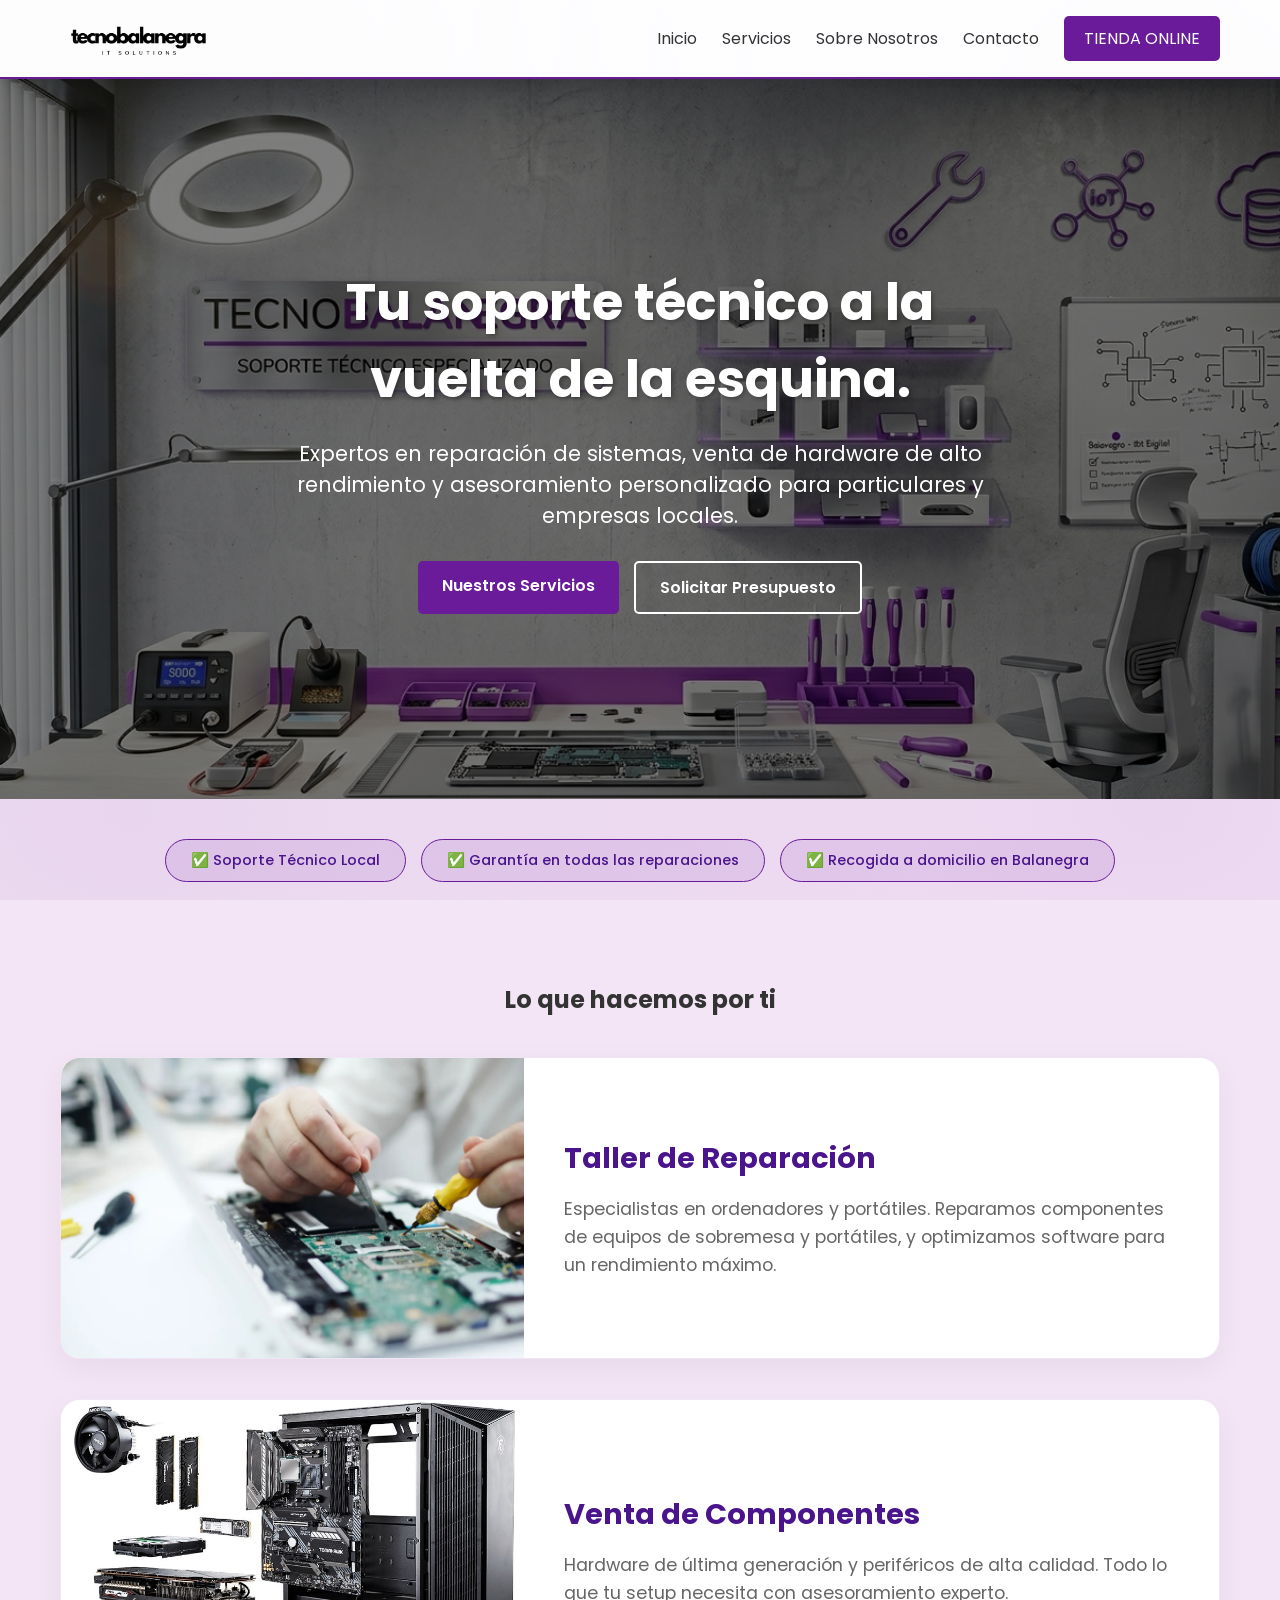
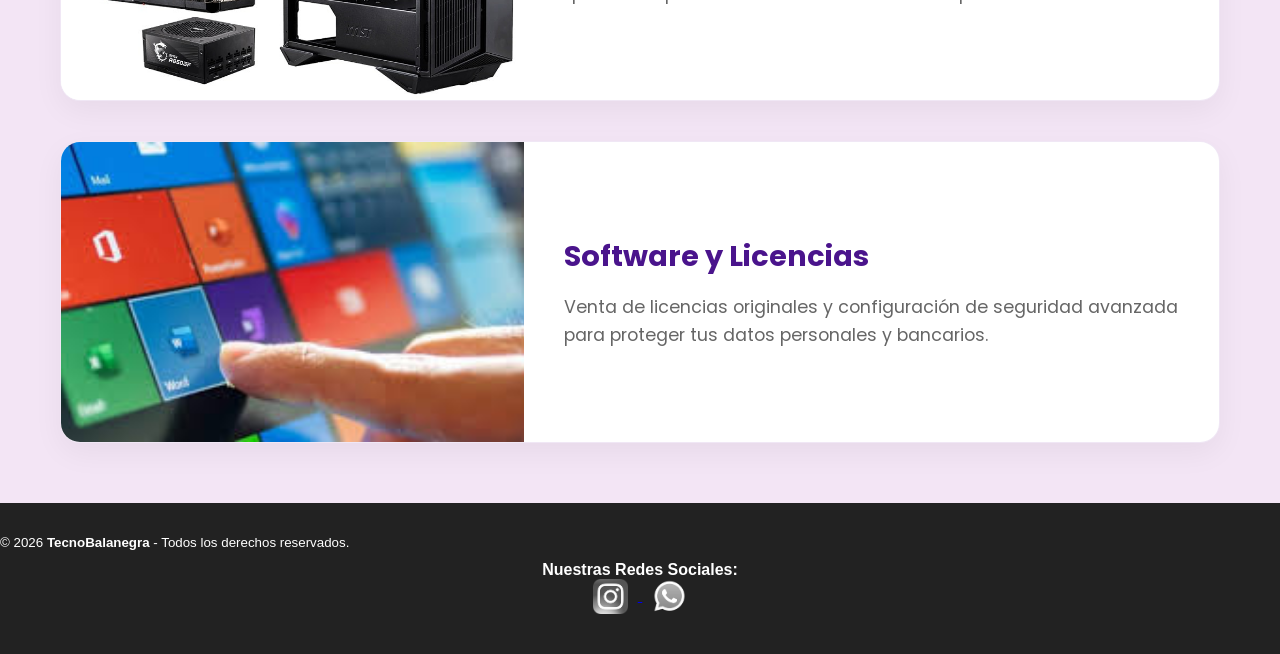
<file: index.html>
<!DOCTYPE html>
<html lang="es">
<head>
    <meta charset="UTF-8">
    <meta name="viewport" content="width=device-width, initial-scale=1.0">
    <title>TecnoBalanegra | Expertos en Tecnología</title>
    <link rel="icon" type="image/png" href="recursos-imagenes/tecnobalanegra_logo2.png">
    <link href="https://fonts.googleapis.com/css2?family=Poppins:wght@300;400;600;700&display=swap" rel="stylesheet">
    <link rel="stylesheet" href="styles.css">
</head>
<body>

    <header>
        <div class="contenedor-nav">
            <div class="logo-container">
                <a href="index.html">
                    <img src="recursos-imagenes/tecnobalanegra_logo.png" alt="TecnoBalanegra Logo" class="logo-img">
                </a>
            </div>

            <nav>
                <a href="#inicio">Inicio</a>
                <a href="servicios.html">Servicios</a>
                <a href="nosotros.html">Sobre Nosotros</a>
                <a href="contacto.html">Contacto</a>
                <a href="tienda.html" class="boton-tienda">TIENDA ONLINE</a>
            </nav>
        </div>
    </header>

    <main>
        <section id="inicio" class="hero">
            <div class="overlay"></div>
            <div class="hero-contenido">
                <h2>Tu soporte técnico a la vuelta de la esquina.</h2>
                <p>Expertos en reparación de sistemas, venta de hardware de alto rendimiento y asesoramiento personalizado para particulares y empresas locales.</p>
                <div class="botones-hero">
                    <a href="servicios.html" class="btn-primario">Nuestros Servicios</a>
                    <a href="contacto.html" class="btn-secundario">Solicitar Presupuesto</a>
                </div>
            </div>
        </section>

        <section class="banner-confianza">
            <div class="contenedor-pills">
                <span class="pill">✅ Soporte Técnico Local</span>
                <span class="pill">✅ Garantía en todas las reparaciones</span>
                <span class="pill">✅ Recogida a domicilio en Balanegra</span>
            </div>
        </section>

        <section id="servicios" class="contenedor-servicios">
            <h2 class="titulo-seccion">Lo que hacemos por ti</h2>
            
            <div class="grid-servicios-pro">
                
                <article class="servicio-card">
                    <div class="imagen-placeholder">
                        <img src="recursos-imagenes/taller-reparacion.png" alt="Taller de reparación">
                    </div>
                    <div class="servicio-info">
                        <h4>Taller de Reparación</h4>
                        <p>Especialistas en ordenadores y portátiles. Reparamos componentes de equipos de sobremesa y portátiles, y optimizamos software para un rendimiento máximo.</p>
                    </div>
                </article>

                <article class="servicio-card">
                    <div class="imagen-placeholder">
                        <img src="recursos-imagenes/venta-componentes.jpg" alt="Venta de componentes">
                    </div>
                    <div class="servicio-info">
                        <h4>Venta de Componentes</h4>
                        <p>Hardware de última generación y periféricos de alta calidad. Todo lo que tu setup necesita con asesoramiento experto.</p>
                    </div>
                </article>

                <article class="servicio-card">
                    <div class="imagen-placeholder">
                        <img src="recursos-imagenes/licencias.jpg" alt="Software y licencias">
                    </div>
                    <div class="servicio-info">
                        <h4>Software y Licencias</h4>
                        <p>Venta de licencias originales y configuración de seguridad avanzada para proteger tus datos personales y bancarios.</p>
                    </div>
                </article>

            </div>
        </section>
    </main>

    <footer>
        <p><small>&copy; 2026 <strong>TecnoBalanegra</strong> - Todos los derechos reservados.</small></p>
        
        <div class="footer-section">
            <h4>Nuestras Redes Sociales:</h4>
            <div class="social-links">
                <a href="https://instagram.com" target="_blank">
                    <img src="recursos-imagenes/Instagram.png" alt="Instagram" class="social-icon">
                </a>
                <a href="https://wa.me/34600000000" target="_blank">
                    <img src="recursos-imagenes/WhatsApp.png" alt="WhatsApp" class="social-icon">
                </a>
            </div>
        </div>
    </footer>

</body>
</html>
</file>
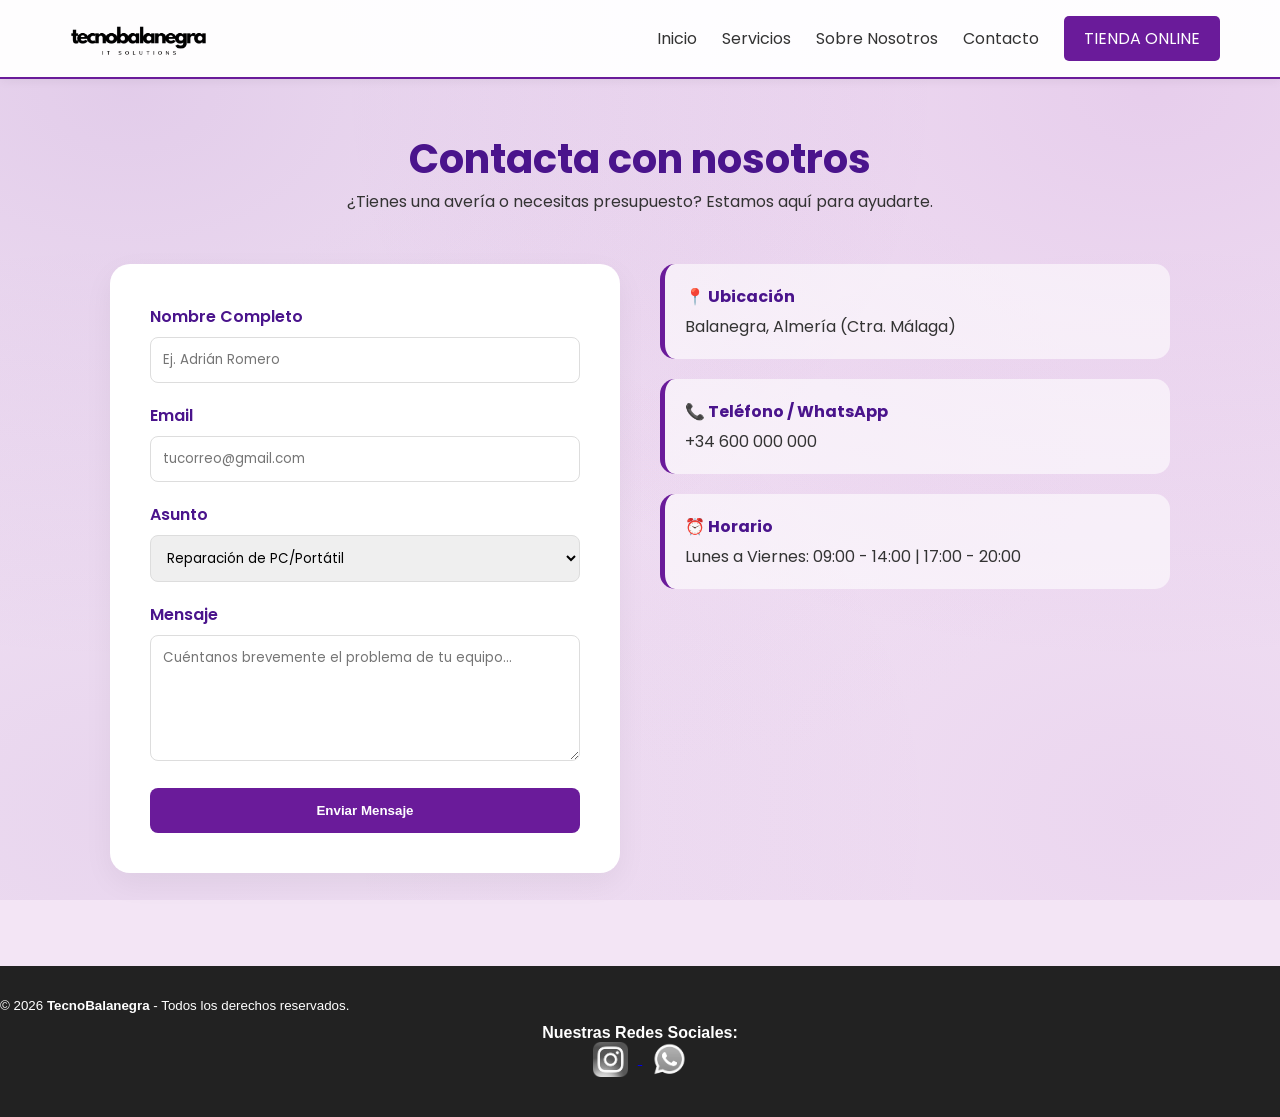
<file: contacto.html>
<!DOCTYPE html>
<html lang="es">
<head>
    <meta charset="UTF-8">
    <meta name="viewport" content="width=device-width, initial-scale=1.0">
    <title>Contacto | TecnoBalanegra</title>
    <link href="https://fonts.googleapis.com/css2?family=Poppins:wght@300;400;600;700&display=swap" rel="stylesheet">
    <link rel="stylesheet" href="styles.css">
</head>
<body>

    <header>
        <div class="contenedor-nav">
            <div class="logo-container">
                <a href="index.html">
                    <img src="recursos-imagenes/tecnobalanegra_logo.png" alt="TecnoBalanegra Logo" class="logo-img">
                </a>
            </div>
            <nav>
                <a href="index.html">Inicio</a>
                <a href="index.html#servicios">Servicios</a>
                <a href="nosotros.html">Sobre Nosotros</a>
                <a href="contacto.html" class="active">Contacto</a>
                <a href="tienda.html" class="boton-tienda">TIENDA ONLINE</a>
            </nav>
        </div>
    </header>

    <main class="contenedor-contacto">
        <section class="contacto-header">
            <h1>Contacta con nosotros</h1>
            <p>¿Tienes una avería o necesitas presupuesto? Estamos aquí para ayudarte.</p>
        </section>

        <div class="contacto-grid">
            <div class="formulario-container">
                <form id="formContacto" class="form-pro">
                    <div class="grupo-input">
                        <label>Nombre Completo</label>
                        <input type="text" placeholder="Ej. Adrián Romero" required>
                    </div>
                    <div class="grupo-input">
                        <label>Email</label>
                        <input type="email" placeholder="tucorreo@gmail.com" required>
                    </div>
                    <div class="grupo-input">
                        <label>Asunto</label>
                        <select>
                            <option>Reparación de PC/Portátil</option>
                            <option>Presupuesto Componentes</option>
                            <option>Licencias de Software</option>
                            <option>Otros</option>
                        </select>
                    </div>
                    <div class="grupo-input">
                        <label>Mensaje</label>
                        <textarea rows="5" placeholder="Cuéntanos brevemente el problema de tu equipo..."></textarea>
                    </div>
                    <button type="submit" class="btn-enviar-contacto">Enviar Mensaje</button>
                </form>
            </div>

            <div class="info-contacto">
                <div class="info-card">
                    <h4>📍 Ubicación</h4>
                    <p>Balanegra, Almería (Ctra. Málaga)</p>
                </div>
                <div class="info-card">
                    <h4>📞 Teléfono / WhatsApp</h4>
                    <p>+34 600 000 000</p>
                </div>
                <div class="info-card">
                    <h4>⏰ Horario</h4>
                    <p>Lunes a Viernes: 09:00 - 14:00 | 17:00 - 20:00</p>
                </div>
                
                <div class="mapa-contenedor">
                    <iframe 
                        src="https://www.google.com/maps/embed?pb=!1m18!1m12!1m3!1d288905.6480990457!2d-2.958773344692224!3d36.86673938230751!2m3!1f0!2f0!3f0!3m2!1i1024!2i768!4f13.1!3m3!1m2!1s0xd7045320bd48ebb%3A0x3e8f5b37186a8bd3!2zQ2Fyci4gZGUgTcOhbGFnYSwgQWxtZXLDrWE!5e0!3m2!1ses!2ses!4v1777840524488!5m2!1ses!2ses"
                        width="100%" 
                        height="300" 
                        style="border:0;" 
                        allowfullscreen="" 
                        loading="lazy" 
                        referrerpolicy="no-referrer-when-downgrade">
                    </iframe>
                </div>
            </div>
        </div>
    </main>

    <footer>
        <p><small>&copy; 2026 <strong>TecnoBalanegra</strong> - Todos los derechos reservados.</small></p>
        
        <div class="footer-section">
            <h4>Nuestras Redes Sociales:</h4>
            <div class="social-links">
                <a href="https://instagram.com" target="_blank">
                    <img src="recursos-imagenes/Instagram.png" alt="Instagram" class="social-icon">
                </a>
                <a href="https://wa.me/34600000000" target="_blank">
                    <img src="recursos-imagenes/WhatsApp.png" alt="WhatsApp" class="social-icon">
                </a>
            </div>
        </div>
    </footer>

</body>
</html>
</file>
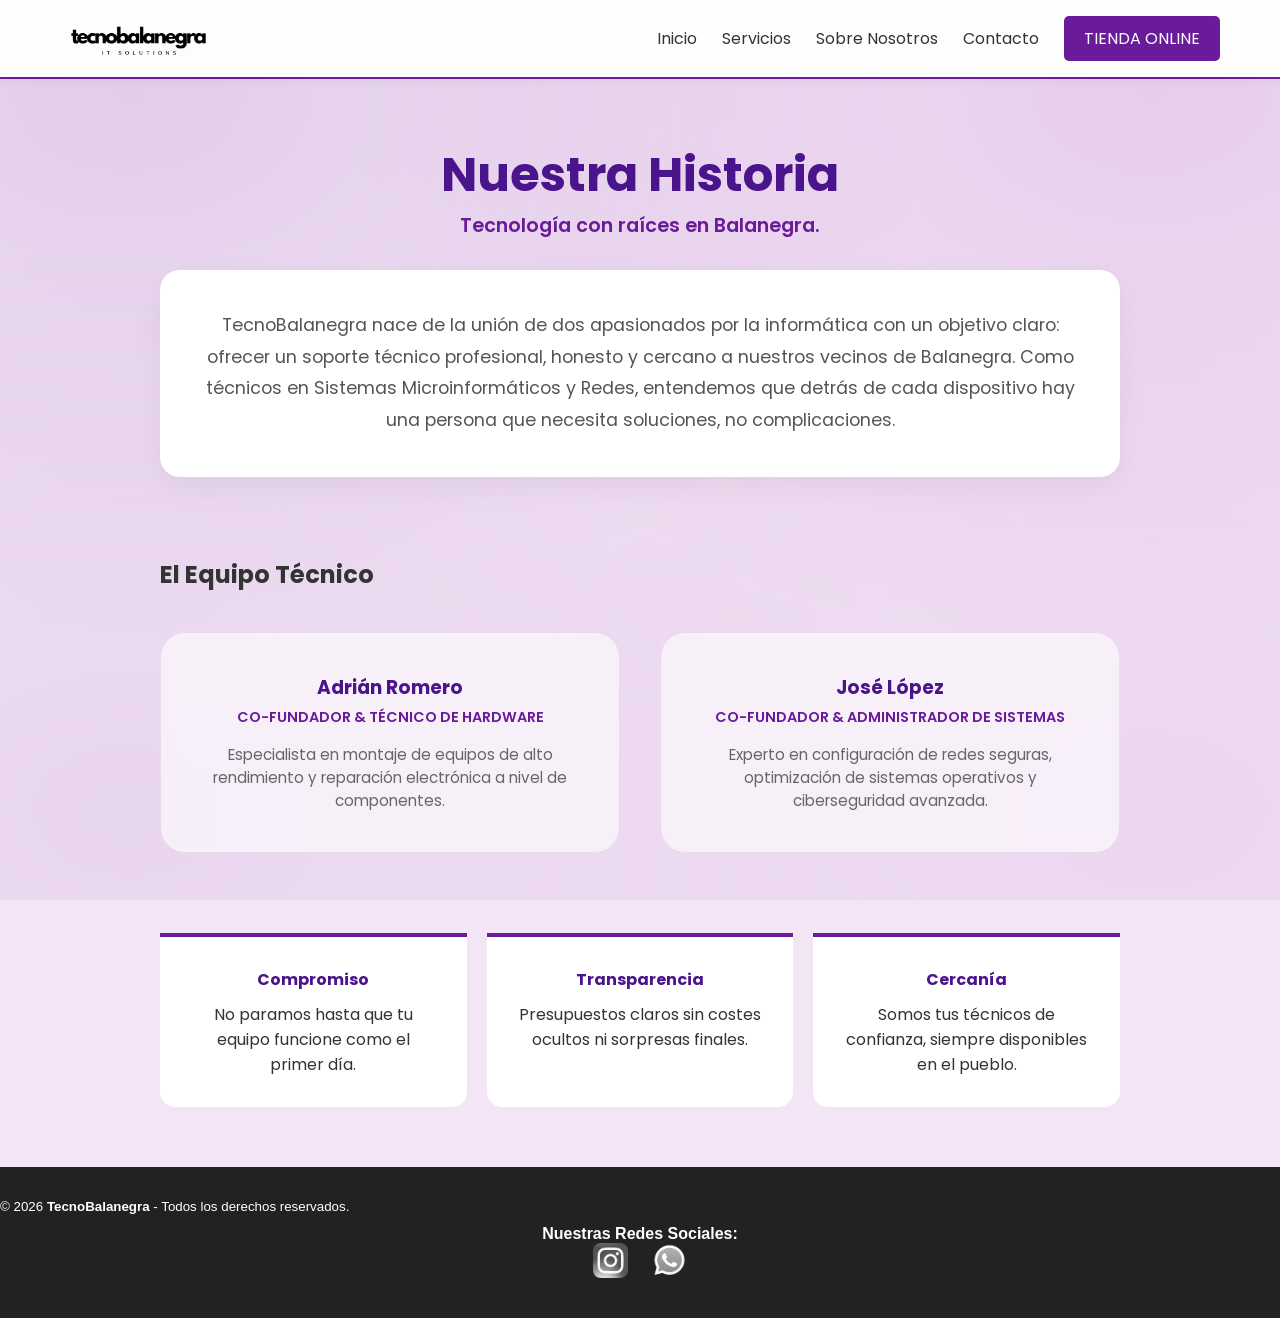
<file: nosotros.html>
<!DOCTYPE html>
<html lang="es">
<head>
    <meta charset="UTF-8">
    <meta name="viewport" content="width=device-width, initial-scale=1.0">
    <title>Sobre Nosotros | TecnoBalanegra</title>
    <link href="https://fonts.googleapis.com/css2?family=Poppins:wght@300;400;600;700&display=swap" rel="stylesheet">
    <link rel="stylesheet" href="styles.css">
</head>
<body>

    <header>
        <div class="contenedor-nav">
            <div class="logo-container">
                <a href="index.html">
                    <img src="recursos-imagenes/tecnobalanegra_logo.png" alt="TecnoBalanegra Logo" class="logo-img">
                </a>
            </div>
            <nav>
                <a href="index.html">Inicio</a>
                <a href="servicios.html">Servicios</a>
                <a href="nosotros.html" class="active">Sobre Nosotros</a>
                <a href="contacto.html">Contacto</a>
                <a href="tienda.html" class="boton-tienda">TIENDA ONLINE</a>
            </nav>
        </div>
    </header>

    <main class="contenedor-nosotros">
        <section class="nosotros-hero">
            <h1>Nuestra Historia</h1>
            <p class="subtitulo">Tecnología con raíces en Balanegra.</p>
            <div class="historia-texto">
                <p>TecnoBalanegra nace de la unión de dos apasionados por la informática con un objetivo claro: ofrecer un soporte técnico profesional, honesto y cercano a nuestros vecinos de Balanegra. Como técnicos en Sistemas Microinformáticos y Redes, entendemos que detrás de cada dispositivo hay una persona que necesita soluciones, no complicaciones.</p>
            </div>
        </section>

        <section class="equipo-seccion">
            <h2 class="titulo-seccion">El Equipo Técnico</h2>
            <div class="equipo-grid">
                
                <article class="persona-card">
                    <h3>Adrián Romero</h3>
                    <p class="rol">Co-fundador & Técnico de Hardware</p>
                    <p class="bio">Especialista en montaje de equipos de alto rendimiento y reparación electrónica a nivel de componentes.</p>
                </article>

                <article class="persona-card">
                    <h3>José López</h3>
                    <p class="rol">Co-fundador & Administrador de Sistemas</p>
                    <p class="bio">Experto en configuración de redes seguras, optimización de sistemas operativos y ciberseguridad avanzada.</p>
                </article>

            </div>
        </section>

        <section class="valores-grid">
            <div class="valor-card">
                <h4>Compromiso</h4>
                <p>No paramos hasta que tu equipo funcione como el primer día.</p>
            </div>
            <div class="valor-card">
                <h4>Transparencia</h4>
                <p>Presupuestos claros sin costes ocultos ni sorpresas finales.</p>
            </div>
            <div class="valor-card">
                <h4>Cercanía</h4>
                <p>Somos tus técnicos de confianza, siempre disponibles en el pueblo.</p>
            </div>
        </section>
    </main>

    <footer>
        <p><small>&copy; 2026 <strong>TecnoBalanegra</strong> - Todos los derechos reservados.</small></p>
        
        <div class="footer-section">
            <h4>Nuestras Redes Sociales:</h4>
            <div class="social-links">
                <a href="https://instagram.com" target="_blank">
                    <img src="recursos-imagenes/Instagram.png" alt="Instagram" class="social-icon">
                </a>
                <a href="https://wa.me/34600000000" target="_blank">
                    <img src="recursos-imagenes/WhatsApp.png" alt="WhatsApp" class="social-icon">
                </a>
            </div>
        </div>
    </footer>

</body>
</html>
</file>
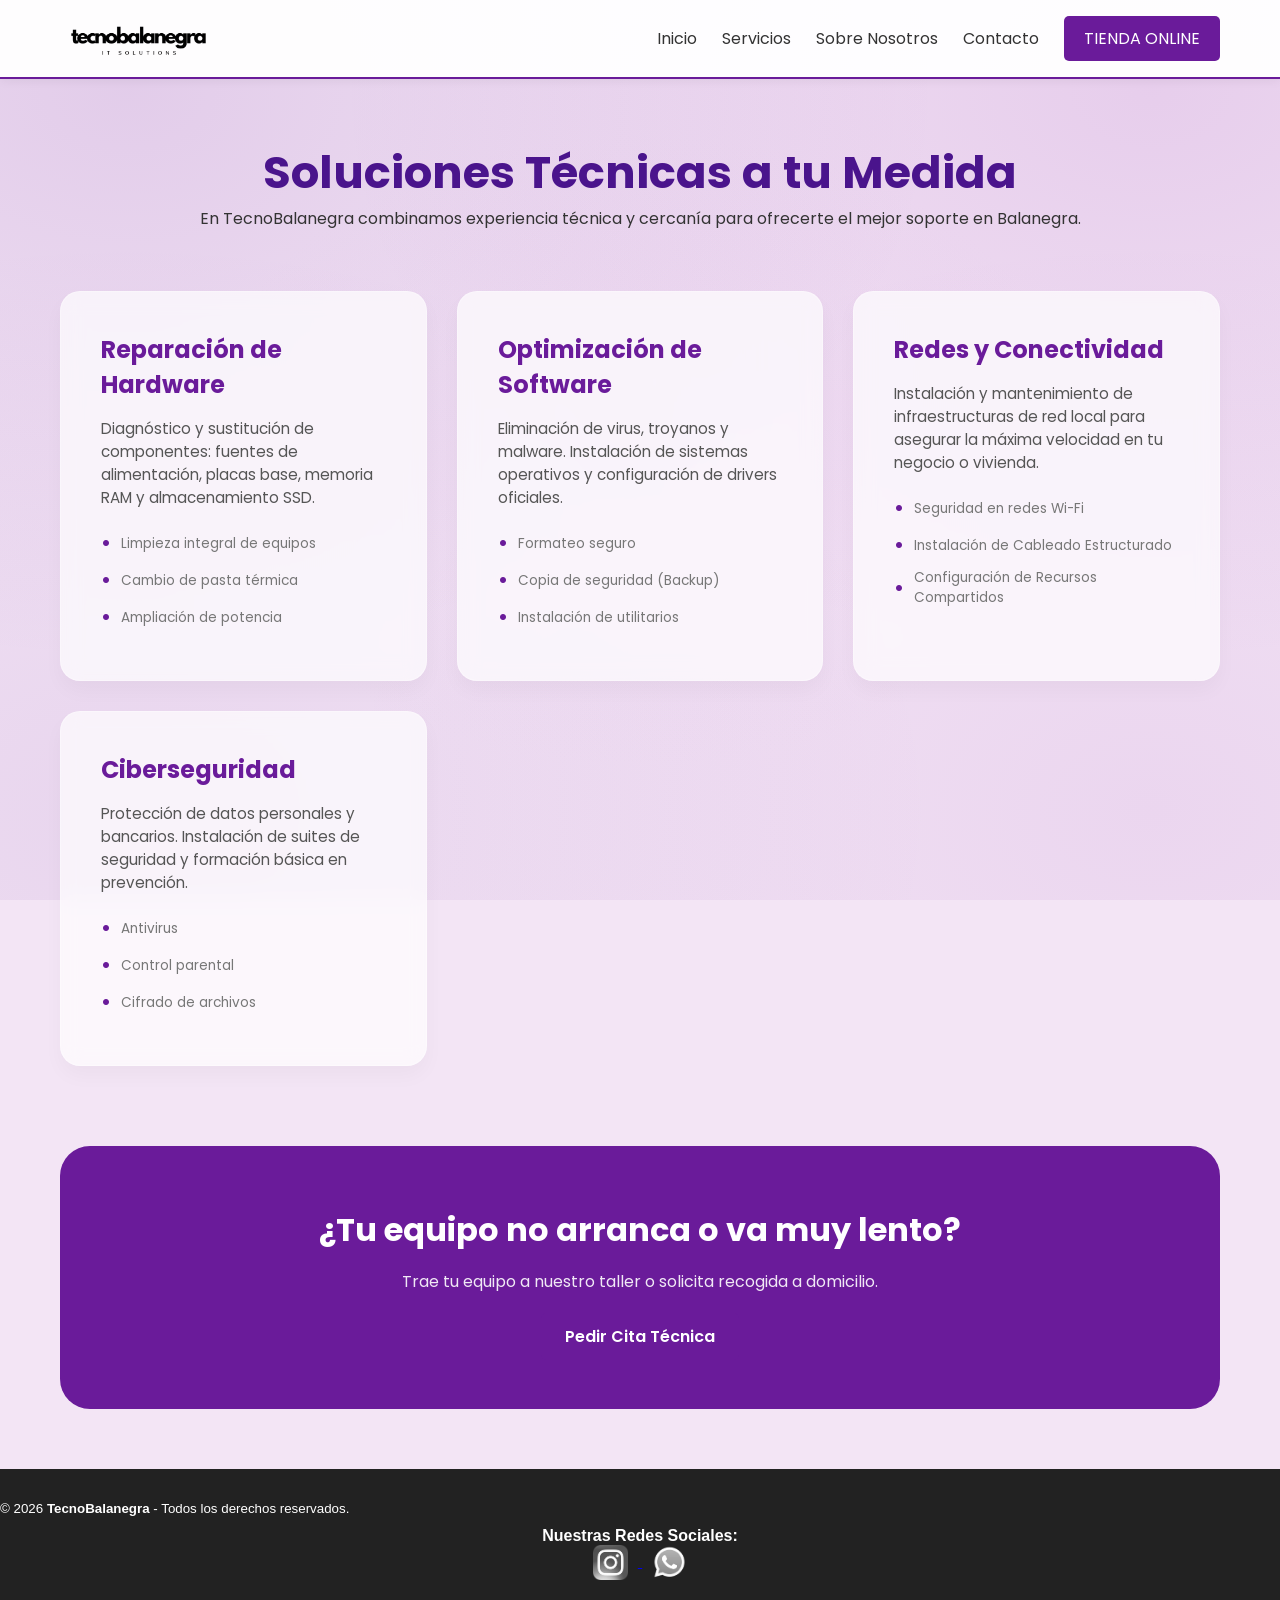
<file: servicios.html>
<!DOCTYPE html>
<html lang="es">
<head>
    <meta charset="UTF-8">
    <meta name="viewport" content="width=device-width, initial-scale=1.0">
    <title>Servicios Técnicos | TecnoBalanegra</title>
    <link href="https://fonts.googleapis.com/css2?family=Poppins:wght@300;400;600;700&display=swap" rel="stylesheet">
    <link rel="stylesheet" href="styles.css">
</head>
<body>

    <header>
        <div class="contenedor-nav">
            <div class="logo-container">
                <a href="index.html">
                    <img src="recursos-imagenes/tecnobalanegra_logo.png" alt="TecnoBalanegra Logo" class="logo-img">
                </a>
            </div>
            <nav>
                <a href="index.html">Inicio</a>
                <a href="servicios.html" class="active">Servicios</a>
                <a href="nosotros.html">Sobre Nosotros</a>
                <a href="contacto.html">Contacto</a>
                <a href="tienda.html" class="boton-tienda">TIENDA ONLINE</a>
            </nav>
        </div>
    </header>

    <main class="contenedor-servicios-detallados">
        <section class="servicios-intro">
            <h1>Soluciones Técnicas a tu Medida</h1>
            <p>En TecnoBalanegra combinamos experiencia técnica y cercanía para ofrecerte el mejor soporte en Balanegra.</p>
        </section>

        <div class="servicios-grid-especifico">
            
            <article class="servicio-item">
                <h3>Reparación de Hardware</h3>
                <p>Diagnóstico y sustitución de componentes: fuentes de alimentación, placas base, memoria RAM y almacenamiento SSD.</p>
                <ul class="lista-check">
                    <li>Limpieza integral de equipos</li>
                    <li>Cambio de pasta térmica</li>
                    <li>Ampliación de potencia</li>
                </ul>
            </article>

            <article class="servicio-item">
                <h3>Optimización de Software</h3>
                <p>Eliminación de virus, troyanos y malware. Instalación de sistemas operativos y configuración de drivers oficiales.</p>
                <ul class="lista-check">
                    <li>Formateo seguro</li>
                    <li>Copia de seguridad (Backup)</li>
                    <li>Instalación de utilitarios</li>
                </ul>
            </article>

            <article class="servicio-item">
                <h3>Redes y Conectividad</h3>
                <p>Instalación y mantenimiento de infraestructuras de red local para asegurar la máxima velocidad en tu negocio o vivienda.</p>
                <ul class="lista-check">
                    <li>Seguridad en redes Wi-Fi</li>
                    <li>Instalación de Cableado Estructurado</li>
                    <li>Configuración de Recursos Compartidos</li>
                </ul>
            </article>

            <article class="servicio-item">
                <h3>Ciberseguridad</h3>
                <p>Protección de datos personales y bancarios. Instalación de suites de seguridad y formación básica en prevención.</p>
                <ul class="lista-check">
                    <li>Antivirus</li>
                    <li>Control parental</li>
                    <li>Cifrado de archivos</li>
                </ul>
            </article>

        </div>

        <section class="servicios-cta">
            <h3>¿Tu equipo no arranca o va muy lento?</h3>
            <p>Trae tu equipo a nuestro taller o solicita recogida a domicilio.</p>
            <a href="contacto.html" class="btn-primario">Pedir Cita Técnica</a>
        </section>
    </main>

    <footer>
        <p><small>&copy; 2026 <strong>TecnoBalanegra</strong> - Todos los derechos reservados.</small></p>
        
        <div class="footer-section">
            <h4>Nuestras Redes Sociales:</h4>
            <div class="social-links">
                <a href="https://instagram.com" target="_blank">
                    <img src="recursos-imagenes/Instagram.png" alt="Instagram" class="social-icon">
                </a>
                <a href="https://wa.me/34600000000" target="_blank">
                    <img src="recursos-imagenes/WhatsApp.png" alt="WhatsApp" class="social-icon">
                </a>
            </div>
        </div>
    </footer>

</body>
</html>
</file>
<file: styles.css>
:root {
    --morado-principal: #6a1b9a;
    --morado-oscuro: #4a148c;
    --lila-muy-claro: #f3e5f5;
    --blanco: #ffffff;
    --texto-oscuro: #333333;
}

* {
    margin: 0;
    padding: 0;
    box-sizing: border-box;
}

/* FONDO GLOBAL DE LA PÁGINA */
body {
    font-family: 'Poppins', sans-serif;
    color: var(--texto-oscuro);
    background-color: var(--lila-muy-claro);
    background-image: 
        radial-gradient(at 10% 10%, rgba(106, 27, 154, 0.12) 0px, transparent 50%),
        radial-gradient(at 90% 10%, rgba(142, 36, 170, 0.12) 0px, transparent 50%),
        radial-gradient(at 50% 50%, rgba(225, 190, 231, 0.15) 0px, transparent 50%),
        radial-gradient(at 10% 90%, rgba(106, 27, 154, 0.08) 0px, transparent 50%),
        radial-gradient(at 90% 90%, rgba(142, 36, 170, 0.08) 0px, transparent 50%);
    background-attachment: fixed;
}

/* CABECERA Y NAVEGACIÓN */
header {
    background-color: rgba(255, 255, 255, 0.95);
    padding: 10px 0;
    position: sticky;
    top: 0;
    z-index: 1000;
    box-shadow: 0 2px 10px rgba(0,0,0,0.05);
    border-bottom: 2px solid var(--morado-principal);
}

.contenedor-nav {
    display: flex;
    justify-content: space-between;
    align-items: center;
    max-width: 1200px;
    margin: 0 auto;
    padding: 0 20px;
}

.logo-img {
    height: 50px;
    width: auto;
}

nav {
    display: flex;
    align-items: center;
}

nav a {
    text-decoration: none;
    color: var(--texto-oscuro);
    margin-left: 25px;
    font-weight: 400;
    transition: 0.3s;
}

nav a:hover {
    color: var(--morado-principal);
}

.boton-tienda {
    background: var(--morado-principal);
    color: var(--blanco) !important;
    padding: 10px 20px;
    border-radius: 5px;
}

.boton-tienda:hover {
    background: var(--morado-oscuro);
}

/* SECCIÓN HERO DE LA PÁGINA */
.hero {
    height: 80vh;
    display: flex;
    align-items: center;
    justify-content: center;
    text-align: center;
    background: url('recursos-imagenes/fondo_tecnobalanegra.png') center/cover no-repeat;
    position: relative;
    color: var(--blanco);
}

.hero .overlay {
    position: absolute;
    top: 0;
    left: 0;
    width: 100%;
    height: 100%;
    background-color: rgba(0, 0, 0, 0.5);
    z-index: 1;
}

.hero-contenido {
    position: relative;
    z-index: 2;
    max-width: 800px;
    padding: 0 20px;
}

.hero-contenido h2, .hero-contenido p {
    color: var(--blanco);
}

.hero-contenido h2 {
    font-size: 3.2rem;
    margin-bottom: 20px;
    font-weight: 700;
    text-shadow: 2px 2px 4px rgba(0,0,0,0.3);
}

.hero-contenido p {
    font-size: 1.3rem;
    max-width: 700px;
    margin: 0 auto 30px auto;
    font-weight: 400;
}

/* BOTONES Y COMPONENTES */
.botones-hero {
    display: flex;
    justify-content: center;
    gap: 15px;
}

.btn-primario, .btn-secundario {
    padding: 12px 24px;
    text-decoration: none;
    border-radius: 5px;
    font-weight: 600;
    transition: 0.3s;
}

.btn-primario {
    background-color: var(--morado-principal);
    color: var(--blanco);
}

.btn-primario:hover {
    background-color: var(--morado-oscuro);
}

.btn-secundario {
    background-color: transparent;
    color: var(--blanco);
    border: 2px solid var(--blanco);
}

.btn-secundario:hover {
    background-color: var(--blanco);
    color: var(--morado-principal);
}

.banner-confianza {
    padding: 40px 20px;
    display: flex;
    justify-content: center;
}

.contenedor-pills {
    display: flex;
    flex-wrap: wrap;
    gap: 15px;
    justify-content: center;
}

.pill {
    background-color: rgba(106, 27, 154, 0.1);
    border: 1px solid var(--morado-principal);
    color: var(--morado-oscuro);
    padding: 10px 25px;
    border-radius: 50px;
    font-size: 0.9rem;
    font-weight: 500;
    transition: 0.3s;
}

.pill:hover {
    background-color: var(--morado-principal);
    color: white;
}

/* PÁGINA DE SERVICIOS */
.contenedor-servicios, .contenedor-servicios-detallados {
    max-width: 1200px;
    margin: 60px auto;
    padding: 0 20px;
    text-align: center;
}

.grid-servicios-pro {
    display: flex;
    flex-direction: column;
    gap: 40px;
    margin-top: 40px;
}

.servicio-card {
    display: flex;
    align-items: center;
    background: white;
    border-radius: 20px;
    overflow: hidden;
    box-shadow: 0 10px 30px rgba(0,0,0,0.05);
    transition: transform 0.3s ease;
    border: 1px solid rgba(106, 27, 154, 0.1);
}

.servicio-card:hover {
    transform: translateY(-5px);
}

.imagen-placeholder {
    width: 40%;
    height: 300px;
    background-color: #eee;
}

.imagen-placeholder img {
    width: 100%;
    height: 100%;
    object-fit: cover;
}

.servicio-info {
    width: 60%;
    padding: 40px;
    text-align: left;
}

.servicio-info h4 {
    font-size: 1.8rem;
    color: var(--morado-oscuro);
    margin-bottom: 15px;
}

.servicio-info p {
    font-size: 1.1rem;
    line-height: 1.6;
    color: #666;
}

/* PÁGINA DE CONTACTO */
.contenedor-contacto {
    max-width: 1100px;
    margin: 50px auto;
    padding: 0 20px;
}

.contacto-header {
    text-align: center;
    margin-bottom: 50px;
}

.contacto-header h1 {
    color: var(--morado-oscuro);
    font-size: 2.5rem;
}

.contacto-grid {
    display: grid;
    grid-template-columns: 1fr 1fr;
    gap: 40px;
    align-items: start;
}

.formulario-container {
    background: white;
    padding: 40px;
    border-radius: 20px;
    box-shadow: 0 10px 30px rgba(0,0,0,0.05);
}

.grupo-input {
    margin-bottom: 20px;
}

.grupo-input label {
    display: block;
    margin-bottom: 8px;
    font-weight: 600;
    color: var(--morado-oscuro);
}

/* formulario */
.grupo-input input, .grupo-input select, .grupo-input textarea {
    width: 100%;
    padding: 12px;
    border: 1px solid #ddd;
    border-radius: 8px;
    font-family: inherit;
    outline: none;
    transition: 0.3s;
}

.grupo-input input:focus, .grupo-input textarea:focus {
    border-color: var(--morado-principal);
    box-shadow: 0 0 0 3px rgba(106, 27, 154, 0.1);
}

.btn-enviar-contacto {
    background: var(--morado-principal);
    color: white;
    border: none;
    padding: 15px 30px;
    border-radius: 8px;
    font-weight: 600;
    cursor: pointer;
    width: 100%;
    transition: 0.3s;
}

.btn-enviar-contacto:hover {
    background: var(--morado-oscuro);
    transform: translateY(-2px);
}

.info-card {
    background: rgba(255, 255, 255, 0.6);
    padding: 20px;
    border-radius: 15px;
    margin-bottom: 20px;
    border-left: 5px solid var(--morado-principal);
}

.info-card h4 {
    color: var(--morado-oscuro);
    margin-bottom: 5px;
}

.mapa-placeholder {
    height: 200px;
    background: #e0e0e0;
    border-radius: 15px;
    display: flex;
    align-items: center;
    justify-content: center;
    color: #888;
    border: 2px dashed #ccc;
}

.servicios-intro {
    text-align: center;
    margin-bottom: 60px;
}

.servicios-intro h1 {
    font-size: 2.8rem;
    color: var(--morado-oscuro);
}

.servicios-grid-especifico {
    display: grid;
    grid-template-columns: repeat(auto-fit, minmax(280px, 1fr));
    gap: 30px;
}

.servicio-item {
    background: rgba(255, 255, 255, 0.7);
    backdrop-filter: blur(10px);
    padding: 40px;
    border-radius: 20px;
    border: 1px solid rgba(255, 255, 255, 0.3);
    box-shadow: 0 10px 20px rgba(0,0,0,0.03);
    transition: 0.3s ease;
    text-align: left;
}

.servicio-item:hover {
    transform: translateY(-10px);
    background: white;
    box-shadow: 0 15px 35px rgba(106, 27, 154, 0.1);
}

.servicio-icon {
    font-size: 3rem;
    margin-bottom: 20px;
}

.servicio-item h3 {
    color: var(--morado-principal);
    margin-bottom: 15px;
    font-size: 1.5rem;
}

.servicio-item p {
    color: #555;
    margin-bottom: 20px;
    font-size: 0.95rem;
}

.lista-check {
    list-style: none;
    padding: 0;
}

.lista-check li {
    font-size: 0.85rem;
    color: #777;
    margin-bottom: 8px;
    display: flex;
    align-items: center;
}

.lista-check li::before {
    content: "•";
    color: var(--morado-principal);
    font-weight: bold;
    margin-right: 10px;
    font-size: 1.2rem;
}

.servicios-cta {
    margin-top: 80px;
    background: var(--morado-principal);
    color: white;
    padding: 60px;
    border-radius: 30px;
    text-align: center;
}

.servicios-cta h3 {
    font-size: 2rem;
    margin-bottom: 15px;
}

.servicios-cta p {
    margin-bottom: 30px;
    opacity: 0.9;
}

/* 9. SOBRE NOSOTROS */
.contenedor-nosotros {
    max-width: 1000px;
    margin: 60px auto;
    padding: 0 20px;
}

.nosotros-hero {
    text-align: center;
    margin-bottom: 80px;
}

.nosotros-hero h1 {
    font-size: 3rem;
    color: var(--morado-oscuro);
}

.subtitulo {
    font-size: 1.2rem;
    color: var(--morado-principal);
    margin-bottom: 30px;
    font-weight: 600;
}

.historia-texto {
    background: white;
    padding: 40px;
    border-radius: 20px;
    box-shadow: 0 10px 30px rgba(0,0,0,0.05);
    line-height: 1.8;
    color: #555;
    font-size: 1.1rem;
}

.equipo-grid {
    display: grid;
    grid-template-columns: 1fr 1fr;
    gap: 40px;
    margin-top: 40px;
}

.persona-card {
    background: rgba(255, 255, 255, 0.6);
    backdrop-filter: blur(5px);
    padding: 40px;
    border-radius: 25px;
    text-align: center;
    border: 1px solid rgba(106, 27, 154, 0.1);
    transition: 0.3s;
}

.persona-card:hover {
    background: white;
    transform: translateY(-5px);
}

.foto-perfil {
    width: 100px;
    height: 100px;
    background: var(--morado-principal);
    border-radius: 50%;
    display: flex;
    align-items: center;
    justify-content: center;
    margin: 0 auto 20px;
    font-size: 3rem;
}

.persona-card h3 {
    color: var(--morado-oscuro);
    margin-bottom: 5px;
}

.rol {
    color: var(--morado-principal);
    font-weight: 600;
    font-size: 0.9rem;
    margin-bottom: 15px;
    text-transform: uppercase;
}

.bio {
    font-size: 0.95rem;
    color: #666;
}

.valores-grid {
    display: grid;
    grid-template-columns: repeat(3, 1fr);
    gap: 20px;
    margin-top: 80px;
}

.valor-card {
    text-align: center;
    padding: 30px;
    border-top: 4px solid var(--morado-principal);
    background: white;
    border-radius: 0 0 15px 15px;
}

.valor-card h4 {
    margin-bottom: 10px;
    color: var(--morado-oscuro);
}

/* PÁGINA RESPONSIVE */
@media (max-width: 768px) {
    .servicio-card {
        flex-direction: column;
    }
    .imagen-placeholder, .servicio-info {
        width: 100%;
    }
    .imagen-placeholder {
        height: 200px;
    }
    .contacto-grid, .equipo-grid, .valores-grid {
        grid-template-columns: 1fr;
    }
}

footer {
    background-color: #222;
    color: #fff;
    padding: 30px 0;
    font-family: Arial, sans-serif;
}

.footer-container {
    display: flex;
    justify-content: space-around; /* Reparte las secciones */
    align-items: flex-start;
    max-width: 1200px;
    margin: 0 auto;
    flex-wrap: wrap; /* Para que en móviles se vea bien */
}

.footer-section {
    margin: 10px;
    text-align: center;
}

.social-icon, .pay-icon {
    width: 35px; /* Tamaño de los iconos */
    margin: 0 10px;
    vertical-align: middle;
}

/* El efecto que te pasé antes */
.social-icon {
    filter: grayscale(100%);
    transition: 0.3s;
}

.social-icon:hover {
    filter: grayscale(0%);
    transform: scale(1.1);
}
</file>
